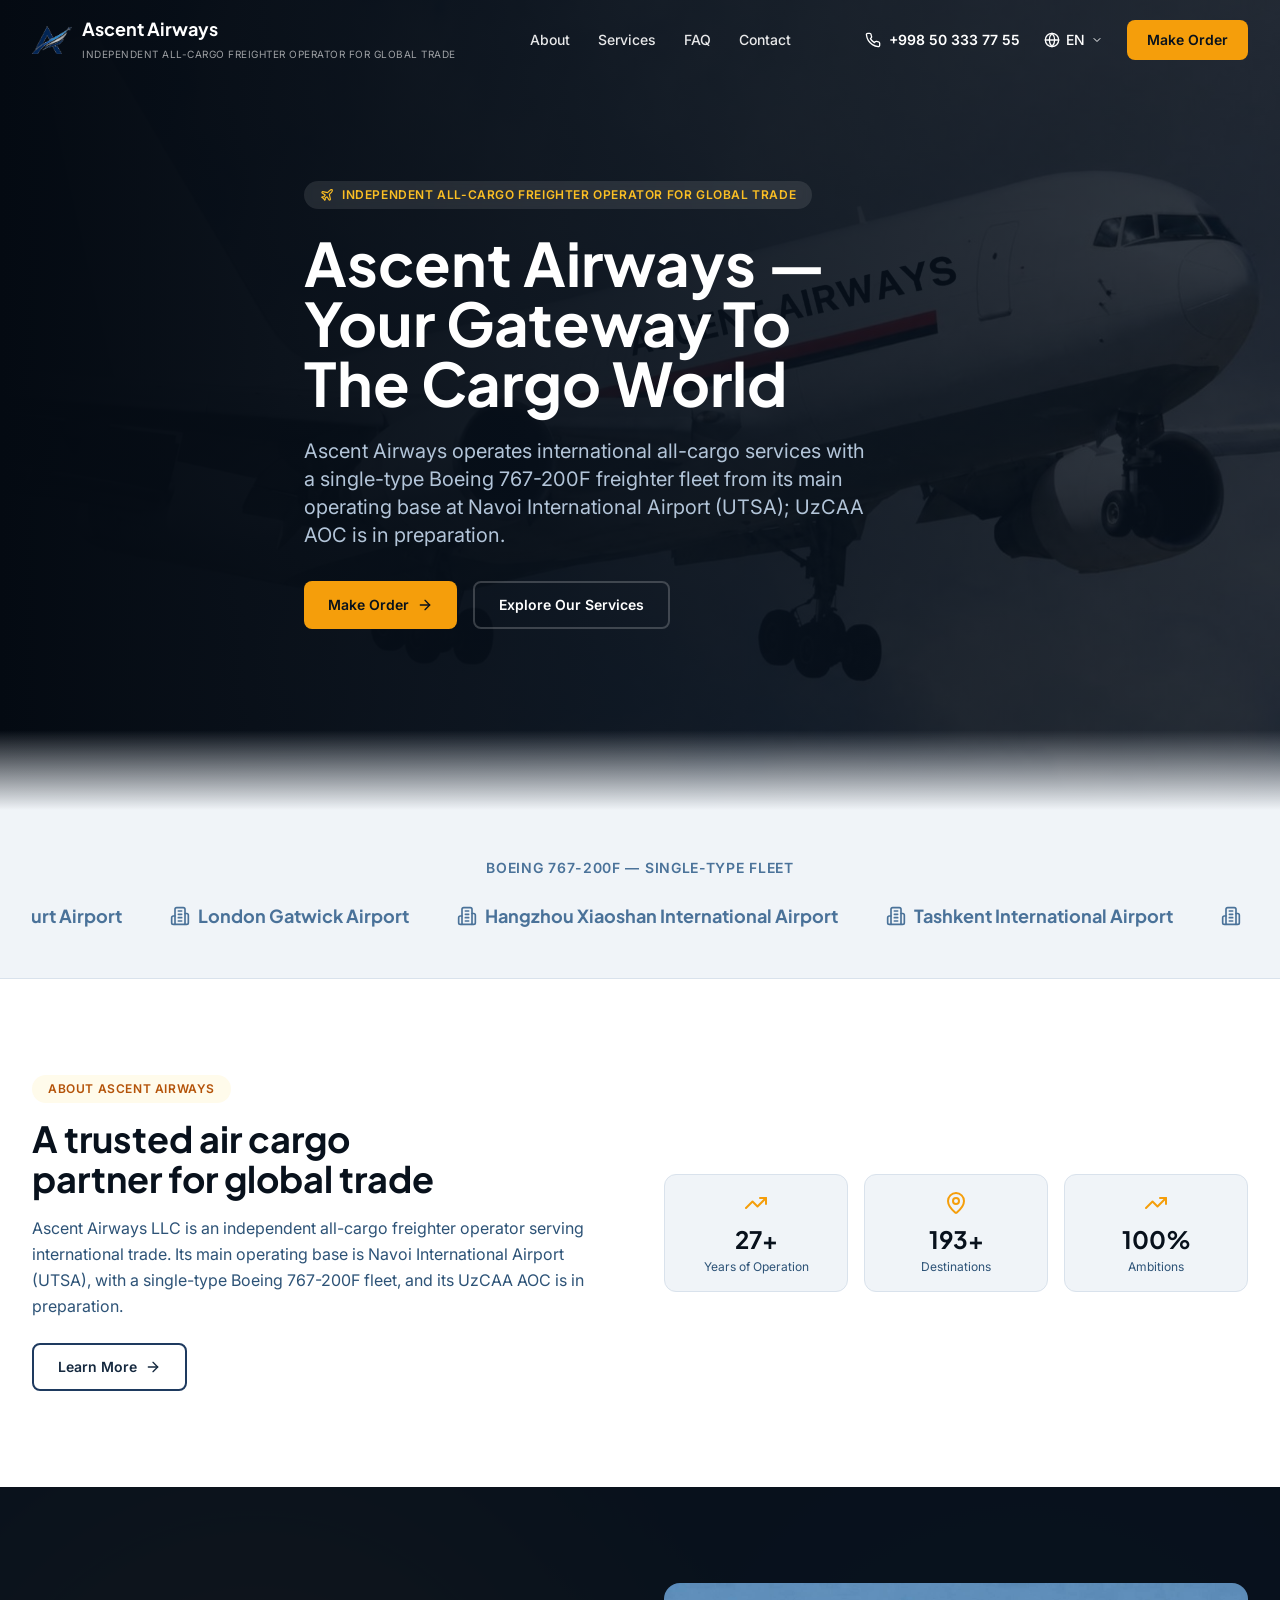
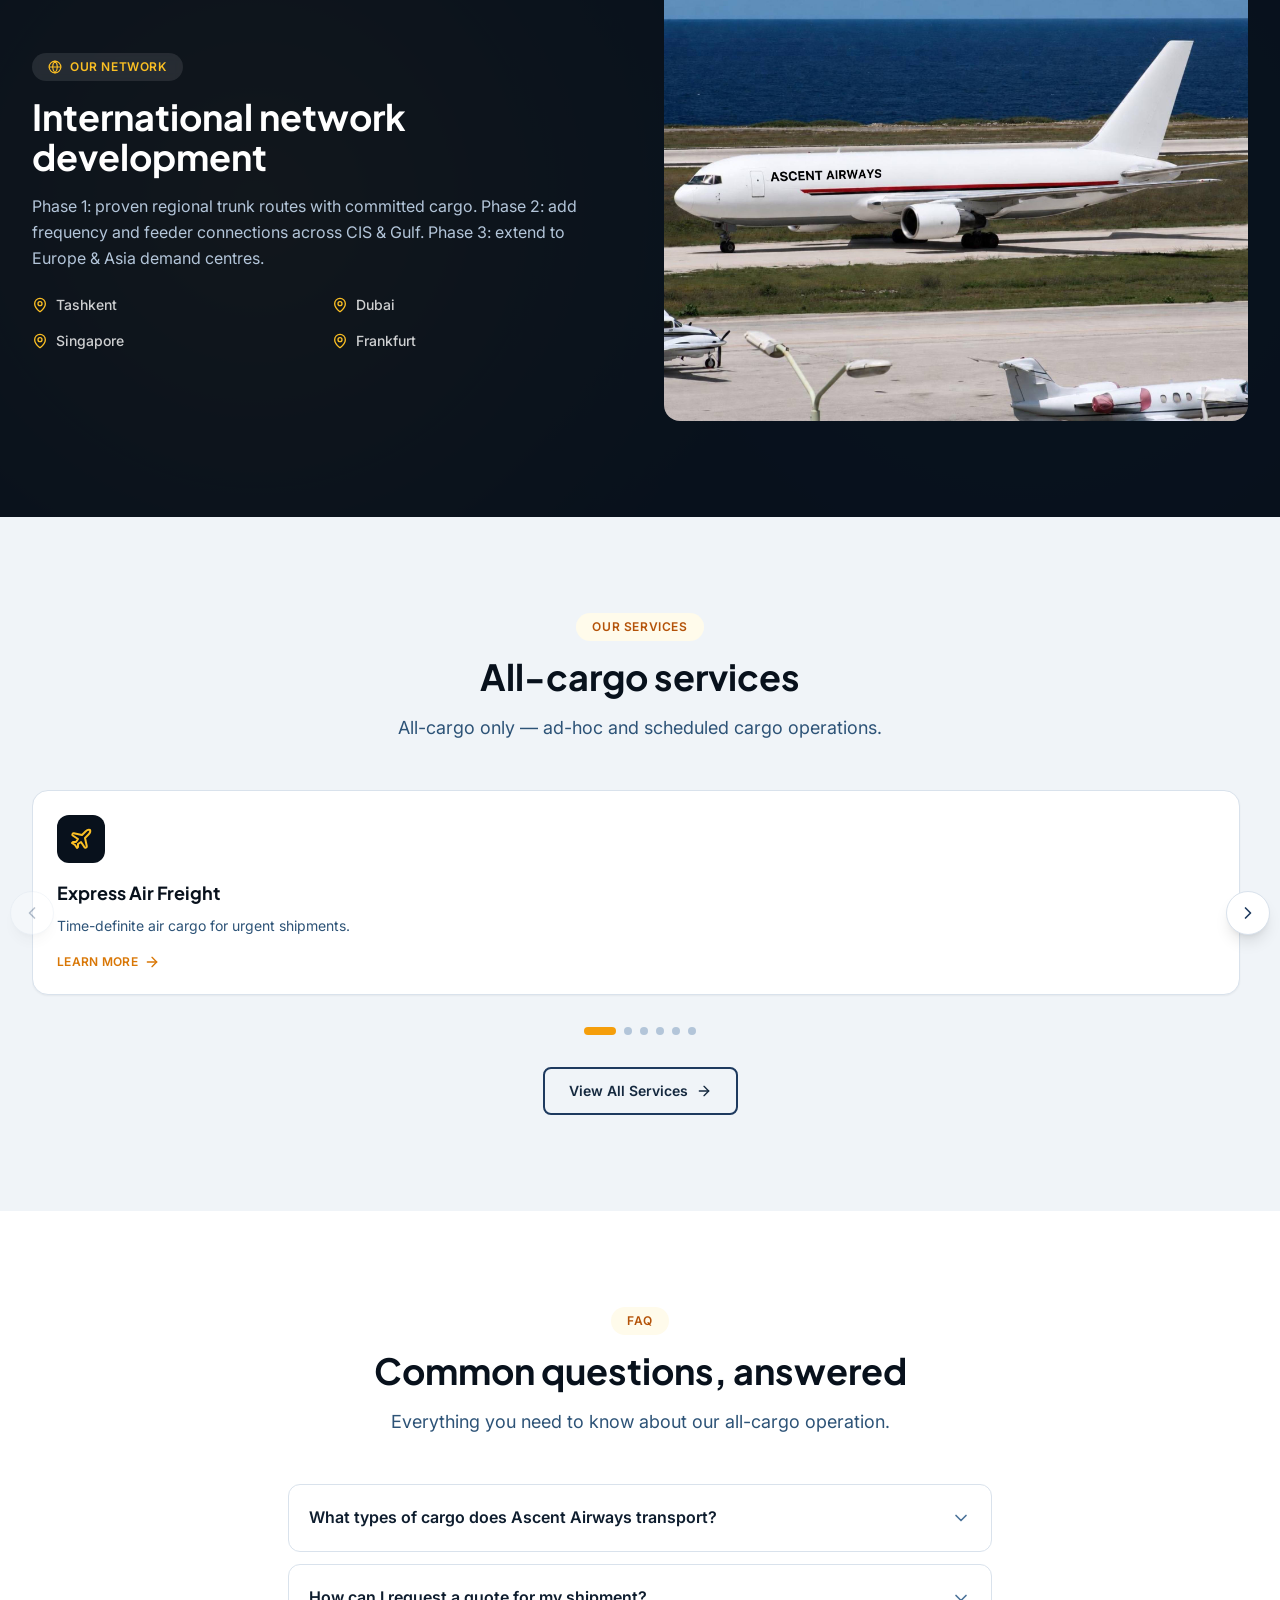
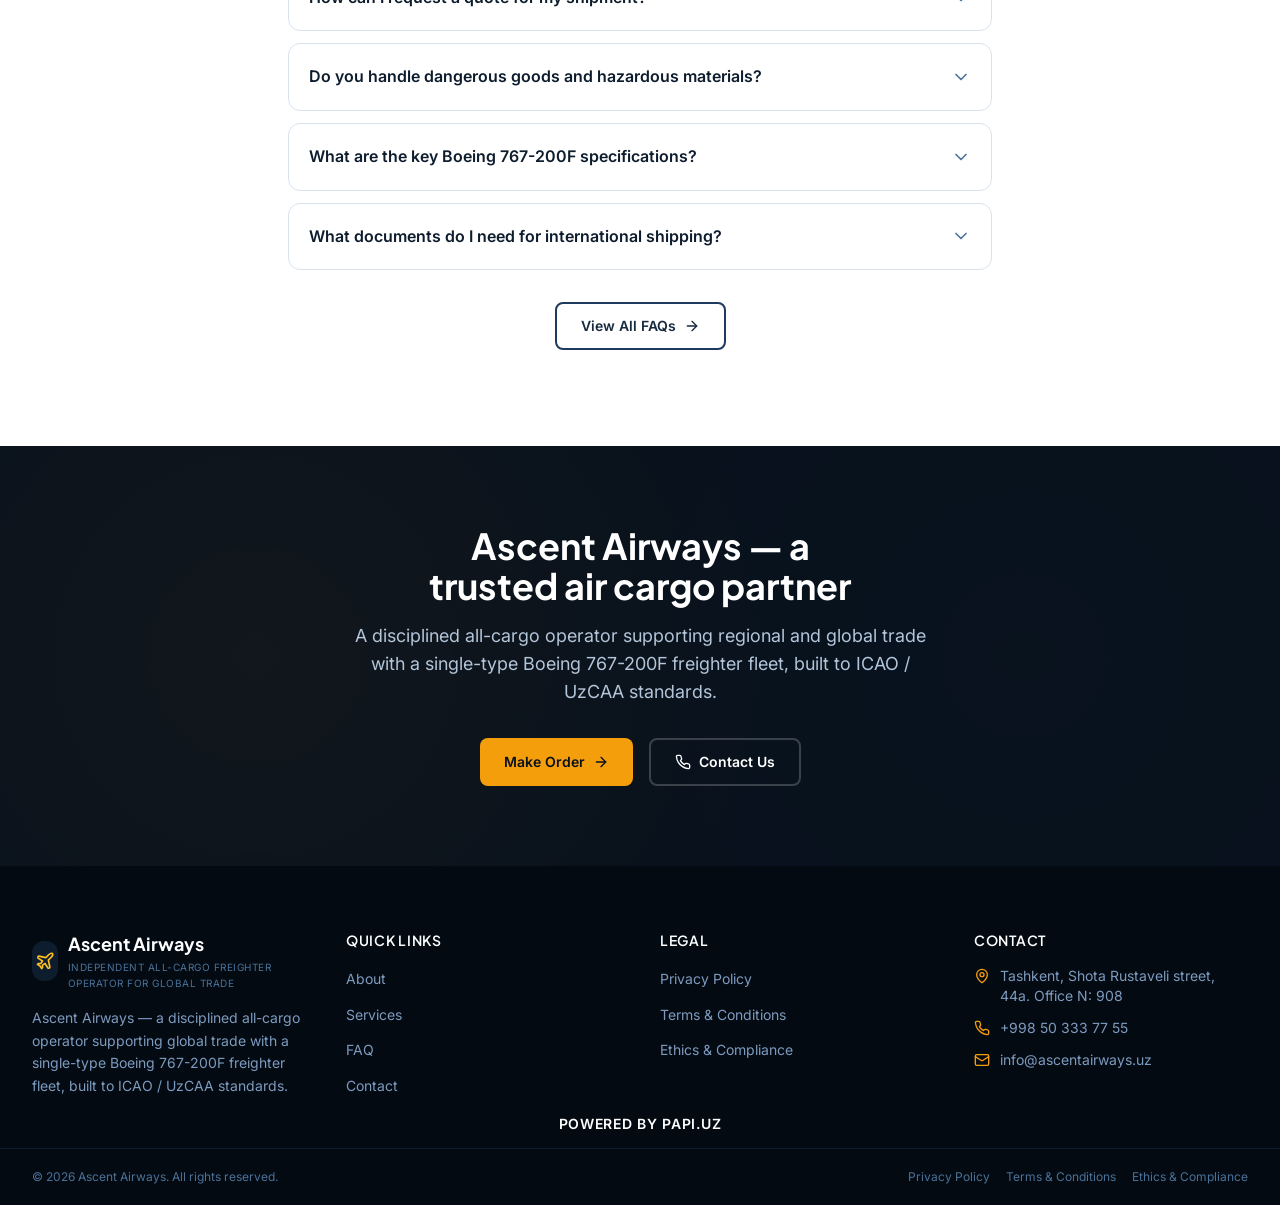
<file: index.html>
<!doctype html>
<html lang="en">
  <head>
    <meta charset="UTF-8" />
    <link rel="icon" type="image/svg+xml" href="/assets/logo-BUTTyx0W.png" />
    <meta name="viewport" content="width=device-width, initial-scale=1.0" />
    <title>Ascent Airways — Air Cargo & Freight Logistics</title>
    <meta name="description" content="Global air cargo logistics — express freight, dangerous goods, perishables, oversized cargo, and more across 193+ countries." />
    <meta property="og:title" content="Ascent Airways — Air Cargo & Freight Logistics" />
    <meta property="og:description" content="Ascent Airways is connecting the world with speed and reliability." />
    <meta property="og:type" content="website" />
  <script type="module" crossorigin src="/assets/index-Cb1xE_0U.js"></script>
  <link rel="stylesheet" crossorigin href="/assets/index-MZicVaGu.css">
</head>
  <body>
    <div id="root"></div>
  </body>
</html>
</file>
<file: assets/index-MZicVaGu.css>
@import"https://fonts.googleapis.com/css2?family=Inter:wght@300;400;500;600;700&family=Plus+Jakarta+Sans:wght@500;600;700;800&display=swap";*,:before,:after{--tw-border-spacing-x: 0;--tw-border-spacing-y: 0;--tw-translate-x: 0;--tw-translate-y: 0;--tw-rotate: 0;--tw-skew-x: 0;--tw-skew-y: 0;--tw-scale-x: 1;--tw-scale-y: 1;--tw-pan-x: ;--tw-pan-y: ;--tw-pinch-zoom: ;--tw-scroll-snap-strictness: proximity;--tw-gradient-from-position: ;--tw-gradient-via-position: ;--tw-gradient-to-position: ;--tw-ordinal: ;--tw-slashed-zero: ;--tw-numeric-figure: ;--tw-numeric-spacing: ;--tw-numeric-fraction: ;--tw-ring-inset: ;--tw-ring-offset-width: 0px;--tw-ring-offset-color: #fff;--tw-ring-color: rgb(59 130 246 / .5);--tw-ring-offset-shadow: 0 0 #0000;--tw-ring-shadow: 0 0 #0000;--tw-shadow: 0 0 #0000;--tw-shadow-colored: 0 0 #0000;--tw-blur: ;--tw-brightness: ;--tw-contrast: ;--tw-grayscale: ;--tw-hue-rotate: ;--tw-invert: ;--tw-saturate: ;--tw-sepia: ;--tw-drop-shadow: ;--tw-backdrop-blur: ;--tw-backdrop-brightness: ;--tw-backdrop-contrast: ;--tw-backdrop-grayscale: ;--tw-backdrop-hue-rotate: ;--tw-backdrop-invert: ;--tw-backdrop-opacity: ;--tw-backdrop-saturate: ;--tw-backdrop-sepia: ;--tw-contain-size: ;--tw-contain-layout: ;--tw-contain-paint: ;--tw-contain-style: }::backdrop{--tw-border-spacing-x: 0;--tw-border-spacing-y: 0;--tw-translate-x: 0;--tw-translate-y: 0;--tw-rotate: 0;--tw-skew-x: 0;--tw-skew-y: 0;--tw-scale-x: 1;--tw-scale-y: 1;--tw-pan-x: ;--tw-pan-y: ;--tw-pinch-zoom: ;--tw-scroll-snap-strictness: proximity;--tw-gradient-from-position: ;--tw-gradient-via-position: ;--tw-gradient-to-position: ;--tw-ordinal: ;--tw-slashed-zero: ;--tw-numeric-figure: ;--tw-numeric-spacing: ;--tw-numeric-fraction: ;--tw-ring-inset: ;--tw-ring-offset-width: 0px;--tw-ring-offset-color: #fff;--tw-ring-color: rgb(59 130 246 / .5);--tw-ring-offset-shadow: 0 0 #0000;--tw-ring-shadow: 0 0 #0000;--tw-shadow: 0 0 #0000;--tw-shadow-colored: 0 0 #0000;--tw-blur: ;--tw-brightness: ;--tw-contrast: ;--tw-grayscale: ;--tw-hue-rotate: ;--tw-invert: ;--tw-saturate: ;--tw-sepia: ;--tw-drop-shadow: ;--tw-backdrop-blur: ;--tw-backdrop-brightness: ;--tw-backdrop-contrast: ;--tw-backdrop-grayscale: ;--tw-backdrop-hue-rotate: ;--tw-backdrop-invert: ;--tw-backdrop-opacity: ;--tw-backdrop-saturate: ;--tw-backdrop-sepia: ;--tw-contain-size: ;--tw-contain-layout: ;--tw-contain-paint: ;--tw-contain-style: }*,:before,:after{box-sizing:border-box;border-width:0;border-style:solid;border-color:#e5e7eb}:before,:after{--tw-content: ""}html,:host{line-height:1.5;-webkit-text-size-adjust:100%;-moz-tab-size:4;-o-tab-size:4;tab-size:4;font-family:Inter,system-ui,-apple-system,sans-serif;font-feature-settings:normal;font-variation-settings:normal;-webkit-tap-highlight-color:transparent}body{margin:0;line-height:inherit}hr{height:0;color:inherit;border-top-width:1px}abbr:where([title]){-webkit-text-decoration:underline dotted;text-decoration:underline dotted}h1,h2,h3,h4,h5,h6{font-size:inherit;font-weight:inherit}a{color:inherit;text-decoration:inherit}b,strong{font-weight:bolder}code,kbd,samp,pre{font-family:ui-monospace,SFMono-Regular,Menlo,Monaco,Consolas,Liberation Mono,Courier New,monospace;font-feature-settings:normal;font-variation-settings:normal;font-size:1em}small{font-size:80%}sub,sup{font-size:75%;line-height:0;position:relative;vertical-align:baseline}sub{bottom:-.25em}sup{top:-.5em}table{text-indent:0;border-color:inherit;border-collapse:collapse}button,input,optgroup,select,textarea{font-family:inherit;font-feature-settings:inherit;font-variation-settings:inherit;font-size:100%;font-weight:inherit;line-height:inherit;letter-spacing:inherit;color:inherit;margin:0;padding:0}button,select{text-transform:none}button,input:where([type=button]),input:where([type=reset]),input:where([type=submit]){-webkit-appearance:button;background-color:transparent;background-image:none}:-moz-focusring{outline:auto}:-moz-ui-invalid{box-shadow:none}progress{vertical-align:baseline}::-webkit-inner-spin-button,::-webkit-outer-spin-button{height:auto}[type=search]{-webkit-appearance:textfield;outline-offset:-2px}::-webkit-search-decoration{-webkit-appearance:none}::-webkit-file-upload-button{-webkit-appearance:button;font:inherit}summary{display:list-item}blockquote,dl,dd,h1,h2,h3,h4,h5,h6,hr,figure,p,pre{margin:0}fieldset{margin:0;padding:0}legend{padding:0}ol,ul,menu{list-style:none;margin:0;padding:0}dialog{padding:0}textarea{resize:vertical}input::-moz-placeholder,textarea::-moz-placeholder{opacity:1;color:#9ca3af}input::placeholder,textarea::placeholder{opacity:1;color:#9ca3af}button,[role=button]{cursor:pointer}:disabled{cursor:default}img,svg,video,canvas,audio,iframe,embed,object{display:block;vertical-align:middle}img,video{max-width:100%;height:auto}[hidden]:where(:not([hidden=until-found])){display:none}html{scroll-behavior:smooth}body{--tw-bg-opacity: 1;background-color:rgb(240 244 248 / var(--tw-bg-opacity, 1));font-family:Inter,system-ui,-apple-system,sans-serif;--tw-text-opacity: 1;color:rgb(8 17 28 / var(--tw-text-opacity, 1));-webkit-font-smoothing:antialiased;-moz-osx-font-smoothing:grayscale;line-height:1.6}h1,h2,h3,h4,h5,h6{font-family:Plus Jakarta Sans,Inter,system-ui,sans-serif}::-moz-selection{--tw-bg-opacity: 1;background-color:rgb(251 191 36 / var(--tw-bg-opacity, 1));--tw-text-opacity: 1;color:rgb(8 17 28 / var(--tw-text-opacity, 1))}::selection{--tw-bg-opacity: 1;background-color:rgb(251 191 36 / var(--tw-bg-opacity, 1));--tw-text-opacity: 1;color:rgb(8 17 28 / var(--tw-text-opacity, 1))}.\!container{width:100%!important}.container{width:100%}@media(min-width:640px){.\!container{max-width:640px!important}.container{max-width:640px}}@media(min-width:768px){.\!container{max-width:768px!important}.container{max-width:768px}}@media(min-width:1024px){.\!container{max-width:1024px!important}.container{max-width:1024px}}@media(min-width:1280px){.\!container{max-width:1280px!important}.container{max-width:1280px}}@media(min-width:1536px){.\!container{max-width:1536px!important}.container{max-width:1536px}}.container-mx{padding-left:1rem;padding-right:1rem}@media(min-width:640px){.container-mx{padding-left:1.5rem;padding-right:1.5rem}}@media(min-width:1024px){.container-mx{padding-left:2rem;padding-right:2rem}}.container-mx{margin-left:auto;margin-right:auto;max-width:80rem}.btn-primary{display:inline-flex;align-items:center;justify-content:center;gap:.5rem;border-radius:.5rem;--tw-bg-opacity: 1;background-color:rgb(245 158 11 / var(--tw-bg-opacity, 1));padding:.75rem 1.5rem;font-size:.875rem;line-height:1.25rem;font-weight:600;--tw-text-opacity: 1;color:rgb(8 17 28 / var(--tw-text-opacity, 1));transition-property:all;transition-timing-function:cubic-bezier(.4,0,.2,1);transition-duration:.2s}.btn-primary:hover{--tw-bg-opacity: 1;background-color:rgb(251 191 36 / var(--tw-bg-opacity, 1));--tw-shadow: 0 10px 15px -3px rgb(0 0 0 / .1), 0 4px 6px -4px rgb(0 0 0 / .1);--tw-shadow-colored: 0 10px 15px -3px var(--tw-shadow-color), 0 4px 6px -4px var(--tw-shadow-color);box-shadow:var(--tw-ring-offset-shadow, 0 0 #0000),var(--tw-ring-shadow, 0 0 #0000),var(--tw-shadow);--tw-shadow-color: rgb(245 158 11 / .3);--tw-shadow: var(--tw-shadow-colored)}.btn-primary:focus{outline:2px solid transparent;outline-offset:2px;--tw-ring-offset-shadow: var(--tw-ring-inset) 0 0 0 var(--tw-ring-offset-width) var(--tw-ring-offset-color);--tw-ring-shadow: var(--tw-ring-inset) 0 0 0 calc(2px + var(--tw-ring-offset-width)) var(--tw-ring-color);box-shadow:var(--tw-ring-offset-shadow),var(--tw-ring-shadow),var(--tw-shadow, 0 0 #0000);--tw-ring-opacity: 1;--tw-ring-color: rgb(251 191 36 / var(--tw-ring-opacity, 1));--tw-ring-offset-width: 2px}.btn-secondary{display:inline-flex;align-items:center;justify-content:center;gap:.5rem;border-radius:.5rem;border-width:2px;--tw-border-opacity: 1;border-color:rgb(30 58 95 / var(--tw-border-opacity, 1));background-color:transparent;padding:.75rem 1.5rem;font-size:.875rem;line-height:1.25rem;font-weight:600;--tw-text-opacity: 1;color:rgb(21 41 63 / var(--tw-text-opacity, 1));transition-property:all;transition-timing-function:cubic-bezier(.4,0,.2,1);transition-duration:.2s}.btn-secondary:hover{--tw-bg-opacity: 1;background-color:rgb(30 58 95 / var(--tw-bg-opacity, 1));--tw-text-opacity: 1;color:rgb(255 255 255 / var(--tw-text-opacity, 1))}.btn-secondary:focus{outline:2px solid transparent;outline-offset:2px;--tw-ring-offset-shadow: var(--tw-ring-inset) 0 0 0 var(--tw-ring-offset-width) var(--tw-ring-offset-color);--tw-ring-shadow: var(--tw-ring-inset) 0 0 0 calc(2px + var(--tw-ring-offset-width)) var(--tw-ring-color);box-shadow:var(--tw-ring-offset-shadow),var(--tw-ring-shadow),var(--tw-shadow, 0 0 #0000);--tw-ring-opacity: 1;--tw-ring-color: rgb(45 83 119 / var(--tw-ring-opacity, 1));--tw-ring-offset-width: 2px}.card{border-radius:1rem;border-width:1px;--tw-border-opacity: 1;border-color:rgb(217 226 236 / var(--tw-border-opacity, 1));--tw-bg-opacity: 1;background-color:rgb(255 255 255 / var(--tw-bg-opacity, 1));padding:1.5rem;--tw-shadow: 0 1px 2px 0 rgb(0 0 0 / .05);--tw-shadow-colored: 0 1px 2px 0 var(--tw-shadow-color);box-shadow:var(--tw-ring-offset-shadow, 0 0 #0000),var(--tw-ring-shadow, 0 0 #0000),var(--tw-shadow);transition-property:all;transition-timing-function:cubic-bezier(.4,0,.2,1);transition-duration:.3s}.card:hover{--tw-shadow: 0 20px 25px -5px rgb(0 0 0 / .1), 0 8px 10px -6px rgb(0 0 0 / .1);--tw-shadow-colored: 0 20px 25px -5px var(--tw-shadow-color), 0 8px 10px -6px var(--tw-shadow-color);box-shadow:var(--tw-ring-offset-shadow, 0 0 #0000),var(--tw-ring-shadow, 0 0 #0000),var(--tw-shadow);--tw-shadow-color: rgb(8 17 28 / .05);--tw-shadow: var(--tw-shadow-colored)}.input-field{width:100%;border-radius:.5rem;border-width:1px;--tw-border-opacity: 1;border-color:rgb(179 197 217 / var(--tw-border-opacity, 1));--tw-bg-opacity: 1;background-color:rgb(255 255 255 / var(--tw-bg-opacity, 1));padding:.75rem 1rem;font-size:.875rem;line-height:1.25rem;--tw-text-opacity: 1;color:rgb(8 17 28 / var(--tw-text-opacity, 1))}.input-field::-moz-placeholder{--tw-placeholder-opacity: 1;color:rgb(125 155 191 / var(--tw-placeholder-opacity, 1))}.input-field::placeholder{--tw-placeholder-opacity: 1;color:rgb(125 155 191 / var(--tw-placeholder-opacity, 1))}.input-field{transition-property:color,background-color,border-color,text-decoration-color,fill,stroke;transition-timing-function:cubic-bezier(.4,0,.2,1);transition-duration:.15s}.input-field:focus{--tw-border-opacity: 1;border-color:rgb(251 191 36 / var(--tw-border-opacity, 1));outline:2px solid transparent;outline-offset:2px;--tw-ring-offset-shadow: var(--tw-ring-inset) 0 0 0 var(--tw-ring-offset-width) var(--tw-ring-offset-color);--tw-ring-shadow: var(--tw-ring-inset) 0 0 0 calc(2px + var(--tw-ring-offset-width)) var(--tw-ring-color);box-shadow:var(--tw-ring-offset-shadow),var(--tw-ring-shadow),var(--tw-shadow, 0 0 #0000);--tw-ring-color: rgb(251 191 36 / .2)}.section-padding{padding-top:4rem;padding-bottom:4rem}@media(min-width:1024px){.section-padding{padding-top:6rem;padding-bottom:6rem}}.visible{visibility:visible}.invisible{visibility:hidden}.fixed{position:fixed}.absolute{position:absolute}.relative{position:relative}.inset-0{top:0;right:0;bottom:0;left:0}.-top-12{top:-3rem}.bottom-0{bottom:0}.left-0{left:0}.left-4{left:1rem}.right-0{right:0}.top-0{top:0}.top-1\/2{top:50%}.z-10{z-index:10}.z-50{z-index:50}.z-\[100\]{z-index:100}.z-\[60\]{z-index:60}.-mx-6{margin-left:-1.5rem;margin-right:-1.5rem}.mx-4{margin-left:1rem;margin-right:1rem}.mx-auto{margin-left:auto;margin-right:auto}.-mt-6{margin-top:-1.5rem}.mb-1\.5{margin-bottom:.375rem}.mb-12{margin-bottom:3rem}.mb-2{margin-bottom:.5rem}.mb-3{margin-bottom:.75rem}.mb-4{margin-bottom:1rem}.mb-5{margin-bottom:1.25rem}.mb-6{margin-bottom:1.5rem}.mb-8{margin-bottom:2rem}.ml-1{margin-left:.25rem}.ml-2{margin-left:.5rem}.mr-2{margin-right:.5rem}.mt-0\.5{margin-top:.125rem}.mt-1{margin-top:.25rem}.mt-12{margin-top:3rem}.mt-16{margin-top:4rem}.mt-2{margin-top:.5rem}.mt-3{margin-top:.75rem}.mt-4{margin-top:1rem}.mt-5{margin-top:1.25rem}.mt-6{margin-top:1.5rem}.mt-7{margin-top:1.75rem}.mt-8{margin-top:2rem}.mt-auto{margin-top:auto}.block{display:block}.flex{display:flex}.inline-flex{display:inline-flex}.grid{display:grid}.contents{display:contents}.hidden{display:none}.aspect-\[4\/3\]{aspect-ratio:4/3}.aspect-video{aspect-ratio:16 / 9}.h-10{height:2.5rem}.h-11{height:2.75rem}.h-12{height:3rem}.h-14{height:3.5rem}.h-16{height:4rem}.h-2{height:.5rem}.h-20{height:5rem}.h-3{height:.75rem}.h-3\.5{height:.875rem}.h-4{height:1rem}.h-5{height:1.25rem}.h-6{height:1.5rem}.h-64{height:16rem}.h-7{height:1.75rem}.h-8{height:2rem}.h-9{height:2.25rem}.h-\[300px\]{height:300px}.h-full{height:100%}.max-h-0{max-height:0px}.max-h-96{max-height:24rem}.min-h-\[90vh\]{min-height:90vh}.min-h-screen{min-height:100vh}.w-0\.5{width:.125rem}.w-10{width:2.5rem}.w-11{width:2.75rem}.w-12{width:3rem}.w-14{width:3.5rem}.w-2{width:.5rem}.w-20{width:5rem}.w-3{width:.75rem}.w-3\.5{width:.875rem}.w-4{width:1rem}.w-40{width:10rem}.w-5{width:1.25rem}.w-6{width:1.5rem}.w-7{width:1.75rem}.w-8{width:2rem}.w-80{width:20rem}.w-9{width:2.25rem}.w-full{width:100%}.max-w-2xl{max-width:42rem}.max-w-3xl{max-width:48rem}.max-w-4xl{max-width:56rem}.max-w-\[85\%\]{max-width:85%}.max-w-none{max-width:none}.max-w-xl{max-width:36rem}.flex-1{flex:1 1 0%}.flex-shrink-0{flex-shrink:0}.-translate-x-1\/2{--tw-translate-x: -50%;transform:translate(var(--tw-translate-x),var(--tw-translate-y)) rotate(var(--tw-rotate)) skew(var(--tw-skew-x)) skewY(var(--tw-skew-y)) scaleX(var(--tw-scale-x)) scaleY(var(--tw-scale-y))}.-translate-y-1\/2{--tw-translate-y: -50%;transform:translate(var(--tw-translate-x),var(--tw-translate-y)) rotate(var(--tw-rotate)) skew(var(--tw-skew-x)) skewY(var(--tw-skew-y)) scaleX(var(--tw-scale-x)) scaleY(var(--tw-scale-y))}.translate-x-0{--tw-translate-x: 0px;transform:translate(var(--tw-translate-x),var(--tw-translate-y)) rotate(var(--tw-rotate)) skew(var(--tw-skew-x)) skewY(var(--tw-skew-y)) scaleX(var(--tw-scale-x)) scaleY(var(--tw-scale-y))}.translate-x-1\/2{--tw-translate-x: 50%;transform:translate(var(--tw-translate-x),var(--tw-translate-y)) rotate(var(--tw-rotate)) skew(var(--tw-skew-x)) skewY(var(--tw-skew-y)) scaleX(var(--tw-scale-x)) scaleY(var(--tw-scale-y))}.translate-x-full{--tw-translate-x: 100%;transform:translate(var(--tw-translate-x),var(--tw-translate-y)) rotate(var(--tw-rotate)) skew(var(--tw-skew-x)) skewY(var(--tw-skew-y)) scaleX(var(--tw-scale-x)) scaleY(var(--tw-scale-y))}.rotate-180{--tw-rotate: 180deg;transform:translate(var(--tw-translate-x),var(--tw-translate-y)) rotate(var(--tw-rotate)) skew(var(--tw-skew-x)) skewY(var(--tw-skew-y)) scaleX(var(--tw-scale-x)) scaleY(var(--tw-scale-y))}@keyframes fadeIn{0%{opacity:0}to{opacity:1}}.animate-fade-in{animation:fadeIn .6s ease-out forwards}@keyframes fadeInUp{0%{opacity:0;transform:translateY(30px)}to{opacity:1;transform:translateY(0)}}.animate-fade-in-up{animation:fadeInUp .6s ease-out forwards}.cursor-pointer{cursor:pointer}.select-none{-webkit-user-select:none;-moz-user-select:none;user-select:none}.resize-none{resize:none}.snap-x{scroll-snap-type:x var(--tw-scroll-snap-strictness)}.snap-mandatory{--tw-scroll-snap-strictness: mandatory}.snap-center{scroll-snap-align:center}.grid-cols-1{grid-template-columns:repeat(1,minmax(0,1fr))}.grid-cols-2{grid-template-columns:repeat(2,minmax(0,1fr))}.grid-cols-3{grid-template-columns:repeat(3,minmax(0,1fr))}.flex-col{flex-direction:column}.flex-wrap{flex-wrap:wrap}.items-start{align-items:flex-start}.items-center{align-items:center}.justify-center{justify-content:center}.justify-between{justify-content:space-between}.gap-1{gap:.25rem}.gap-1\.5{gap:.375rem}.gap-10{gap:2.5rem}.gap-12{gap:3rem}.gap-2{gap:.5rem}.gap-2\.5{gap:.625rem}.gap-3{gap:.75rem}.gap-4{gap:1rem}.gap-6{gap:1.5rem}.gap-8{gap:2rem}.space-y-1>:not([hidden])~:not([hidden]){--tw-space-y-reverse: 0;margin-top:calc(.25rem * calc(1 - var(--tw-space-y-reverse)));margin-bottom:calc(.25rem * var(--tw-space-y-reverse))}.space-y-2\.5>:not([hidden])~:not([hidden]){--tw-space-y-reverse: 0;margin-top:calc(.625rem * calc(1 - var(--tw-space-y-reverse)));margin-bottom:calc(.625rem * var(--tw-space-y-reverse))}.space-y-3>:not([hidden])~:not([hidden]){--tw-space-y-reverse: 0;margin-top:calc(.75rem * calc(1 - var(--tw-space-y-reverse)));margin-bottom:calc(.75rem * var(--tw-space-y-reverse))}.space-y-4>:not([hidden])~:not([hidden]){--tw-space-y-reverse: 0;margin-top:calc(1rem * calc(1 - var(--tw-space-y-reverse)));margin-bottom:calc(1rem * var(--tw-space-y-reverse))}.space-y-6>:not([hidden])~:not([hidden]){--tw-space-y-reverse: 0;margin-top:calc(1.5rem * calc(1 - var(--tw-space-y-reverse)));margin-bottom:calc(1.5rem * var(--tw-space-y-reverse))}.space-y-8>:not([hidden])~:not([hidden]){--tw-space-y-reverse: 0;margin-top:calc(2rem * calc(1 - var(--tw-space-y-reverse)));margin-bottom:calc(2rem * var(--tw-space-y-reverse))}.overflow-hidden{overflow:hidden}.overflow-x-auto{overflow-x:auto}.whitespace-nowrap{white-space:nowrap}.whitespace-pre-line{white-space:pre-line}.text-balance{text-wrap:balance}.rounded-2xl{border-radius:1rem}.rounded-3xl{border-radius:1.5rem}.rounded-full{border-radius:9999px}.rounded-lg{border-radius:.5rem}.rounded-xl{border-radius:.75rem}.border{border-width:1px}.border-2{border-width:2px}.border-b{border-bottom-width:1px}.border-t{border-top-width:1px}.border-amber-300{--tw-border-opacity: 1;border-color:rgb(252 211 77 / var(--tw-border-opacity, 1))}.border-green-200{--tw-border-opacity: 1;border-color:rgb(187 247 208 / var(--tw-border-opacity, 1))}.border-navy-100{--tw-border-opacity: 1;border-color:rgb(217 226 236 / var(--tw-border-opacity, 1))}.border-navy-200{--tw-border-opacity: 1;border-color:rgb(179 197 217 / var(--tw-border-opacity, 1))}.border-navy-800{--tw-border-opacity: 1;border-color:rgb(14 29 46 / var(--tw-border-opacity, 1))}.border-red-200{--tw-border-opacity: 1;border-color:rgb(254 202 202 / var(--tw-border-opacity, 1))}.border-white\/20{border-color:#fff3}.bg-amber-400{--tw-bg-opacity: 1;background-color:rgb(251 191 36 / var(--tw-bg-opacity, 1))}.bg-amber-50{--tw-bg-opacity: 1;background-color:rgb(255 251 235 / var(--tw-bg-opacity, 1))}.bg-amber-50\/50{background-color:#fffbeb80}.bg-amber-500{--tw-bg-opacity: 1;background-color:rgb(245 158 11 / var(--tw-bg-opacity, 1))}.bg-green-50{--tw-bg-opacity: 1;background-color:rgb(240 253 244 / var(--tw-bg-opacity, 1))}.bg-navy-100{--tw-bg-opacity: 1;background-color:rgb(217 226 236 / var(--tw-bg-opacity, 1))}.bg-navy-200{--tw-bg-opacity: 1;background-color:rgb(179 197 217 / var(--tw-bg-opacity, 1))}.bg-navy-50{--tw-bg-opacity: 1;background-color:rgb(240 244 248 / var(--tw-bg-opacity, 1))}.bg-navy-800{--tw-bg-opacity: 1;background-color:rgb(14 29 46 / var(--tw-bg-opacity, 1))}.bg-navy-900{--tw-bg-opacity: 1;background-color:rgb(8 17 28 / var(--tw-bg-opacity, 1))}.bg-navy-950{--tw-bg-opacity: 1;background-color:rgb(4 10 18 / var(--tw-bg-opacity, 1))}.bg-navy-950\/40{background-color:#040a1266}.bg-navy-950\/60{background-color:#040a1299}.bg-navy-950\/90{background-color:#040a12e6}.bg-red-50{--tw-bg-opacity: 1;background-color:rgb(254 242 242 / var(--tw-bg-opacity, 1))}.bg-transparent{background-color:transparent}.bg-white{--tw-bg-opacity: 1;background-color:rgb(255 255 255 / var(--tw-bg-opacity, 1))}.bg-white\/10{background-color:#ffffff1a}.bg-white\/5{background-color:#ffffff0d}.bg-white\/95{background-color:#fffffff2}.bg-gradient-to-r{background-image:linear-gradient(to right,var(--tw-gradient-stops))}.bg-gradient-to-t{background-image:linear-gradient(to top,var(--tw-gradient-stops))}.from-navy-50{--tw-gradient-from: #f0f4f8 var(--tw-gradient-from-position);--tw-gradient-to: rgb(240 244 248 / 0) var(--tw-gradient-to-position);--tw-gradient-stops: var(--tw-gradient-from), var(--tw-gradient-to)}.from-navy-950{--tw-gradient-from: #040a12 var(--tw-gradient-from-position);--tw-gradient-to: rgb(4 10 18 / 0) var(--tw-gradient-to-position);--tw-gradient-stops: var(--tw-gradient-from), var(--tw-gradient-to)}.via-navy-900\/80{--tw-gradient-to: rgb(8 17 28 / 0) var(--tw-gradient-to-position);--tw-gradient-stops: var(--tw-gradient-from), rgb(8 17 28 / .8) var(--tw-gradient-via-position), var(--tw-gradient-to)}.to-navy-900\/40{--tw-gradient-to: rgb(8 17 28 / .4) var(--tw-gradient-to-position)}.to-transparent{--tw-gradient-to: transparent var(--tw-gradient-to-position)}.object-cover{-o-object-fit:cover;object-fit:cover}.p-2{padding:.5rem}.p-3{padding:.75rem}.p-4{padding:1rem}.p-5{padding:1.25rem}.p-6{padding:1.5rem}.p-8{padding:2rem}.\!px-5{padding-left:1.25rem!important;padding-right:1.25rem!important}.\!py-2\.5{padding-top:.625rem!important;padding-bottom:.625rem!important}.px-2\.5{padding-left:.625rem;padding-right:.625rem}.px-3{padding-left:.75rem;padding-right:.75rem}.px-4{padding-left:1rem;padding-right:1rem}.px-5{padding-left:1.25rem;padding-right:1.25rem}.px-6{padding-left:1.5rem;padding-right:1.5rem}.py-1{padding-top:.25rem;padding-bottom:.25rem}.py-1\.5{padding-top:.375rem;padding-bottom:.375rem}.py-12{padding-top:3rem;padding-bottom:3rem}.py-2{padding-top:.5rem;padding-bottom:.5rem}.py-20{padding-top:5rem;padding-bottom:5rem}.py-3{padding-top:.75rem;padding-bottom:.75rem}.py-5{padding-top:1.25rem;padding-bottom:1.25rem}.pb-16{padding-bottom:4rem}.pb-20{padding-bottom:5rem}.pb-4{padding-bottom:1rem}.pb-5{padding-bottom:1.25rem}.pl-12{padding-left:3rem}.pr-2{padding-right:.5rem}.pt-1{padding-top:.25rem}.pt-16{padding-top:4rem}.pt-32{padding-top:8rem}.text-left{text-align:left}.text-center{text-align:center}.font-display{font-family:Plus Jakarta Sans,Inter,system-ui,sans-serif}.text-2xl{font-size:1.5rem;line-height:2rem}.text-3xl{font-size:1.875rem;line-height:2.25rem}.text-4xl{font-size:2.25rem;line-height:2.5rem}.text-\[10px\]{font-size:10px}.text-lg{font-size:1.125rem;line-height:1.75rem}.text-sm{font-size:.875rem;line-height:1.25rem}.text-xl{font-size:1.25rem;line-height:1.75rem}.text-xs{font-size:.75rem;line-height:1rem}.font-bold{font-weight:700}.font-medium{font-weight:500}.font-semibold{font-weight:600}.uppercase{text-transform:uppercase}.leading-none{line-height:1}.leading-relaxed{line-height:1.625}.leading-tight{line-height:1.25}.tracking-wide{letter-spacing:.025em}.tracking-wider{letter-spacing:.05em}.text-amber-400{--tw-text-opacity: 1;color:rgb(251 191 36 / var(--tw-text-opacity, 1))}.text-amber-500{--tw-text-opacity: 1;color:rgb(245 158 11 / var(--tw-text-opacity, 1))}.text-amber-600{--tw-text-opacity: 1;color:rgb(217 119 6 / var(--tw-text-opacity, 1))}.text-amber-700{--tw-text-opacity: 1;color:rgb(180 83 9 / var(--tw-text-opacity, 1))}.text-green-600{--tw-text-opacity: 1;color:rgb(22 163 74 / var(--tw-text-opacity, 1))}.text-green-700{--tw-text-opacity: 1;color:rgb(21 128 61 / var(--tw-text-opacity, 1))}.text-navy-200{--tw-text-opacity: 1;color:rgb(179 197 217 / var(--tw-text-opacity, 1))}.text-navy-300{--tw-text-opacity: 1;color:rgb(125 155 191 / var(--tw-text-opacity, 1))}.text-navy-400{--tw-text-opacity: 1;color:rgb(74 114 153 / var(--tw-text-opacity, 1))}.text-navy-500{--tw-text-opacity: 1;color:rgb(45 83 119 / var(--tw-text-opacity, 1))}.text-navy-600{--tw-text-opacity: 1;color:rgb(30 58 95 / var(--tw-text-opacity, 1))}.text-navy-700{--tw-text-opacity: 1;color:rgb(21 41 63 / var(--tw-text-opacity, 1))}.text-navy-800{--tw-text-opacity: 1;color:rgb(14 29 46 / var(--tw-text-opacity, 1))}.text-navy-900{--tw-text-opacity: 1;color:rgb(8 17 28 / var(--tw-text-opacity, 1))}.text-red-500{--tw-text-opacity: 1;color:rgb(239 68 68 / var(--tw-text-opacity, 1))}.text-red-600{--tw-text-opacity: 1;color:rgb(220 38 38 / var(--tw-text-opacity, 1))}.text-red-700{--tw-text-opacity: 1;color:rgb(185 28 28 / var(--tw-text-opacity, 1))}.text-white{--tw-text-opacity: 1;color:rgb(255 255 255 / var(--tw-text-opacity, 1))}.text-white\/60{color:#fff9}.text-white\/80{color:#fffc}.text-white\/90{color:#ffffffe6}.opacity-0{opacity:0}.opacity-10{opacity:.1}.opacity-100{opacity:1}.opacity-20{opacity:.2}.opacity-30{opacity:.3}.shadow-2xl{--tw-shadow: 0 25px 50px -12px rgb(0 0 0 / .25);--tw-shadow-colored: 0 25px 50px -12px var(--tw-shadow-color);box-shadow:var(--tw-ring-offset-shadow, 0 0 #0000),var(--tw-ring-shadow, 0 0 #0000),var(--tw-shadow)}.shadow-lg{--tw-shadow: 0 10px 15px -3px rgb(0 0 0 / .1), 0 4px 6px -4px rgb(0 0 0 / .1);--tw-shadow-colored: 0 10px 15px -3px var(--tw-shadow-color), 0 4px 6px -4px var(--tw-shadow-color);box-shadow:var(--tw-ring-offset-shadow, 0 0 #0000),var(--tw-ring-shadow, 0 0 #0000),var(--tw-shadow)}.shadow-md{--tw-shadow: 0 4px 6px -1px rgb(0 0 0 / .1), 0 2px 4px -2px rgb(0 0 0 / .1);--tw-shadow-colored: 0 4px 6px -1px var(--tw-shadow-color), 0 2px 4px -2px var(--tw-shadow-color);box-shadow:var(--tw-ring-offset-shadow, 0 0 #0000),var(--tw-ring-shadow, 0 0 #0000),var(--tw-shadow)}.shadow-sm{--tw-shadow: 0 1px 2px 0 rgb(0 0 0 / .05);--tw-shadow-colored: 0 1px 2px 0 var(--tw-shadow-color);box-shadow:var(--tw-ring-offset-shadow, 0 0 #0000),var(--tw-ring-shadow, 0 0 #0000),var(--tw-shadow)}.shadow-xl{--tw-shadow: 0 20px 25px -5px rgb(0 0 0 / .1), 0 8px 10px -6px rgb(0 0 0 / .1);--tw-shadow-colored: 0 20px 25px -5px var(--tw-shadow-color), 0 8px 10px -6px var(--tw-shadow-color);box-shadow:var(--tw-ring-offset-shadow, 0 0 #0000),var(--tw-ring-shadow, 0 0 #0000),var(--tw-shadow)}.shadow-navy-900\/5{--tw-shadow-color: rgb(8 17 28 / .05);--tw-shadow: var(--tw-shadow-colored)}.ring{--tw-ring-offset-shadow: var(--tw-ring-inset) 0 0 0 var(--tw-ring-offset-width) var(--tw-ring-offset-color);--tw-ring-shadow: var(--tw-ring-inset) 0 0 0 calc(3px + var(--tw-ring-offset-width)) var(--tw-ring-color);box-shadow:var(--tw-ring-offset-shadow),var(--tw-ring-shadow),var(--tw-shadow, 0 0 #0000)}.filter{filter:var(--tw-blur) var(--tw-brightness) var(--tw-contrast) var(--tw-grayscale) var(--tw-hue-rotate) var(--tw-invert) var(--tw-saturate) var(--tw-sepia) var(--tw-drop-shadow)}.backdrop-blur-md{--tw-backdrop-blur: blur(12px);-webkit-backdrop-filter:var(--tw-backdrop-blur) var(--tw-backdrop-brightness) var(--tw-backdrop-contrast) var(--tw-backdrop-grayscale) var(--tw-backdrop-hue-rotate) var(--tw-backdrop-invert) var(--tw-backdrop-opacity) var(--tw-backdrop-saturate) var(--tw-backdrop-sepia);backdrop-filter:var(--tw-backdrop-blur) var(--tw-backdrop-brightness) var(--tw-backdrop-contrast) var(--tw-backdrop-grayscale) var(--tw-backdrop-hue-rotate) var(--tw-backdrop-invert) var(--tw-backdrop-opacity) var(--tw-backdrop-saturate) var(--tw-backdrop-sepia)}.backdrop-blur-sm{--tw-backdrop-blur: blur(4px);-webkit-backdrop-filter:var(--tw-backdrop-blur) var(--tw-backdrop-brightness) var(--tw-backdrop-contrast) var(--tw-backdrop-grayscale) var(--tw-backdrop-hue-rotate) var(--tw-backdrop-invert) var(--tw-backdrop-opacity) var(--tw-backdrop-saturate) var(--tw-backdrop-sepia);backdrop-filter:var(--tw-backdrop-blur) var(--tw-backdrop-brightness) var(--tw-backdrop-contrast) var(--tw-backdrop-grayscale) var(--tw-backdrop-hue-rotate) var(--tw-backdrop-invert) var(--tw-backdrop-opacity) var(--tw-backdrop-saturate) var(--tw-backdrop-sepia)}.transition{transition-property:color,background-color,border-color,text-decoration-color,fill,stroke,opacity,box-shadow,transform,filter,backdrop-filter;transition-timing-function:cubic-bezier(.4,0,.2,1);transition-duration:.15s}.transition-all{transition-property:all;transition-timing-function:cubic-bezier(.4,0,.2,1);transition-duration:.15s}.transition-colors{transition-property:color,background-color,border-color,text-decoration-color,fill,stroke;transition-timing-function:cubic-bezier(.4,0,.2,1);transition-duration:.15s}.transition-transform{transition-property:transform;transition-timing-function:cubic-bezier(.4,0,.2,1);transition-duration:.15s}.duration-200{transition-duration:.2s}.duration-300{transition-duration:.3s}.reveal{opacity:0;transform:translateY(30px);transition:opacity .6s ease-out,transform .6s ease-out}.reveal.is-visible{opacity:1;transform:translateY(0)}.no-scrollbar::-webkit-scrollbar{display:none}.no-scrollbar{-ms-overflow-style:none;scrollbar-width:none}.hover\:border-navy-200:hover{--tw-border-opacity: 1;border-color:rgb(179 197 217 / var(--tw-border-opacity, 1))}.hover\:bg-amber-50:hover{--tw-bg-opacity: 1;background-color:rgb(255 251 235 / var(--tw-bg-opacity, 1))}.hover\:bg-navy-100:hover{--tw-bg-opacity: 1;background-color:rgb(217 226 236 / var(--tw-bg-opacity, 1))}.hover\:bg-navy-50:hover{--tw-bg-opacity: 1;background-color:rgb(240 244 248 / var(--tw-bg-opacity, 1))}.hover\:bg-white\/10:hover{background-color:#ffffff1a}.hover\:text-amber-400:hover{--tw-text-opacity: 1;color:rgb(251 191 36 / var(--tw-text-opacity, 1))}.hover\:text-amber-600:hover{--tw-text-opacity: 1;color:rgb(217 119 6 / var(--tw-text-opacity, 1))}.hover\:text-white:hover{--tw-text-opacity: 1;color:rgb(255 255 255 / var(--tw-text-opacity, 1))}.disabled\:cursor-not-allowed:disabled{cursor:not-allowed}.disabled\:opacity-30:disabled{opacity:.3}.disabled\:opacity-50:disabled{opacity:.5}.group:hover .group-hover\:scale-105{--tw-scale-x: 1.05;--tw-scale-y: 1.05;transform:translate(var(--tw-translate-x),var(--tw-translate-y)) rotate(var(--tw-rotate)) skew(var(--tw-skew-x)) skewY(var(--tw-skew-y)) scaleX(var(--tw-scale-x)) scaleY(var(--tw-scale-y))}.group:hover .group-hover\:scale-110{--tw-scale-x: 1.1;--tw-scale-y: 1.1;transform:translate(var(--tw-translate-x),var(--tw-translate-y)) rotate(var(--tw-rotate)) skew(var(--tw-skew-x)) skewY(var(--tw-skew-y)) scaleX(var(--tw-scale-x)) scaleY(var(--tw-scale-y))}.group:hover .group-hover\:gap-3{gap:.75rem}.group:hover .group-hover\:bg-amber-500{--tw-bg-opacity: 1;background-color:rgb(245 158 11 / var(--tw-bg-opacity, 1))}.group:hover .group-hover\:bg-navy-950\/30{background-color:#040a124d}.group:hover .group-hover\:text-amber-600{--tw-text-opacity: 1;color:rgb(217 119 6 / var(--tw-text-opacity, 1))}.group:hover .group-hover\:text-navy-900{--tw-text-opacity: 1;color:rgb(8 17 28 / var(--tw-text-opacity, 1))}@media(min-width:640px){.sm\:inline-flex{display:inline-flex}.sm\:grid-cols-2{grid-template-columns:repeat(2,minmax(0,1fr))}.sm\:grid-cols-3{grid-template-columns:repeat(3,minmax(0,1fr))}.sm\:flex-row{flex-direction:row}}@media(min-width:768px){.md\:flex{display:flex}.md\:h-\[450px\]{height:450px}.md\:grid-cols-2{grid-template-columns:repeat(2,minmax(0,1fr))}.md\:grid-cols-3{grid-template-columns:repeat(3,minmax(0,1fr))}.md\:text-3xl{font-size:1.875rem;line-height:2.25rem}.md\:text-4xl{font-size:2.25rem;line-height:2.5rem}.md\:text-5xl{font-size:3rem;line-height:1}.md\:text-6xl{font-size:3.75rem;line-height:1}.md\:text-xl{font-size:1.25rem;line-height:1.75rem}}@media(min-width:1024px){.lg\:col-span-1{grid-column:span 1 / span 1}.lg\:flex{display:flex}.lg\:hidden{display:none}.lg\:h-20{height:5rem}.lg\:grid-cols-2{grid-template-columns:repeat(2,minmax(0,1fr))}.lg\:grid-cols-3{grid-template-columns:repeat(3,minmax(0,1fr))}.lg\:grid-cols-4{grid-template-columns:repeat(4,minmax(0,1fr))}.lg\:p-12{padding:3rem}.lg\:p-8{padding:2rem}.lg\:pb-20{padding-bottom:5rem}.lg\:pt-40{padding-top:10rem}}@media(min-width:1280px){.xl\:inline{display:inline}}
</file>
